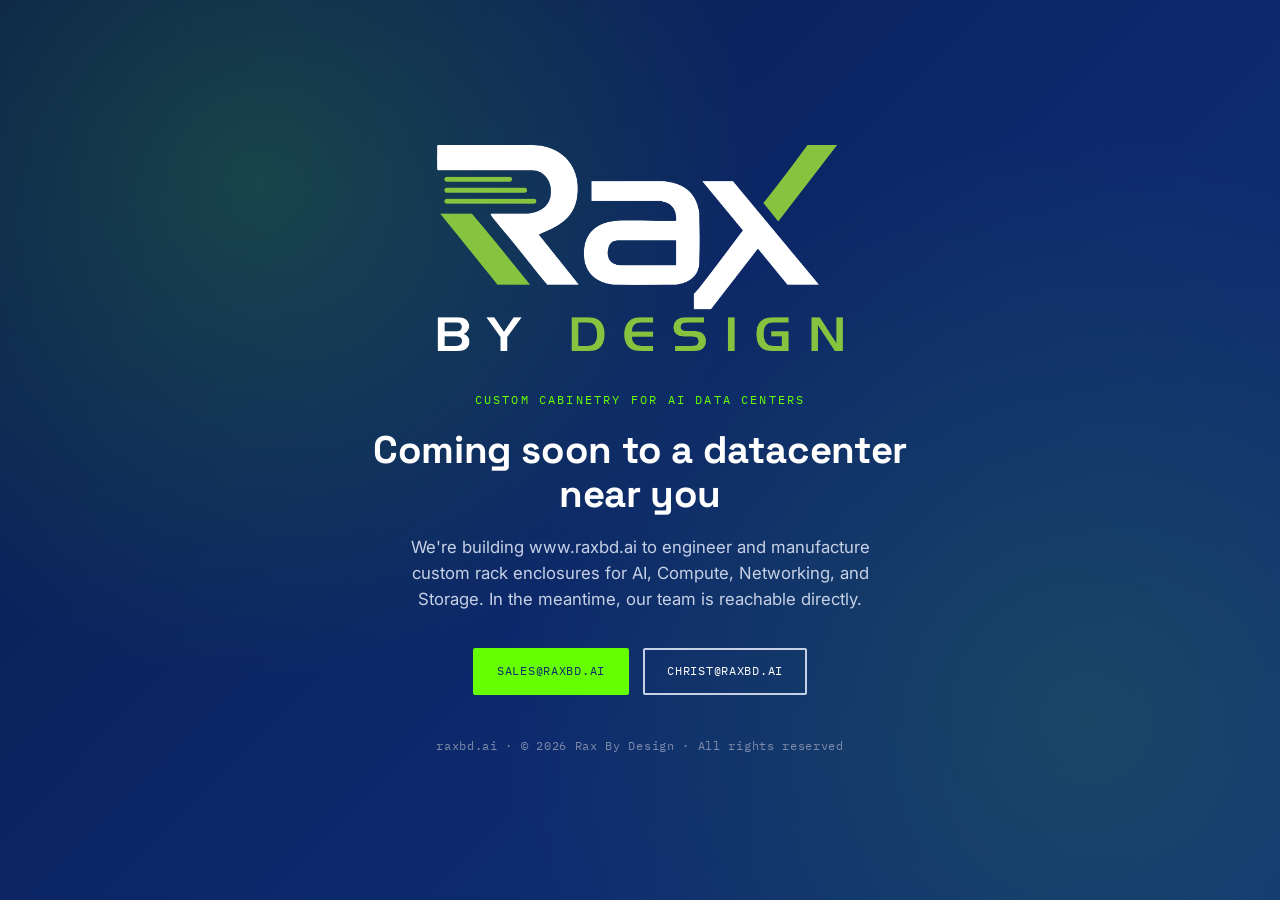
<file: index.html>
<!doctype html>
<html lang="en">
<head>
<meta charset="utf-8">
<meta name="viewport" content="width=device-width, initial-scale=1">
<title>Rax By Design &mdash; Site Under Construction</title>
<meta name="description" content="Rax By Design's website is currently under construction. For inquiries about custom cabinetry for AI and high-density data centers, contact sales@raxbd.ai or christ@raxbd.ai.">
<link rel="icon" href="data:,">
<link rel="stylesheet" href="styles.css">
</head>
<body class="coming-soon-page">
<div class="coming-soon-wrap">
  <div class="coming-soon-bg"></div>
  <div class="coming-soon-card">
    <img class="logo-mark" src="assets/logo-full-on-dark.png" width="406" height="206" alt="Rax By Design logo">
    <div class="coming-soon-eyebrow">Custom Cabinetry for AI Data Centers</div>
    <h1>Coming soon to a datacenter near you</h1>
    <p class="lede2">We're building www.raxbd.ai to engineer and
    manufacture custom rack enclosures for AI, Compute, Networking, and Storage.
    In the meantime, our team is reachable directly.</p>
    <div class="coming-soon-contact">
      <a href="mailto:sales@raxbd.ai" class="btn btn-accent">sales@raxbd.ai</a>
      <a href="mailto:christ@raxbd.ai" class="btn btn-on-dark">christ@raxbd.ai</a>
    </div>
    <div class="coming-soon-foot">
      raxbd.ai &middot; &copy; 2026 Rax By Design &middot; All rights reserved
    </div>
  </div>
</div>
</body>
</html>
</file>
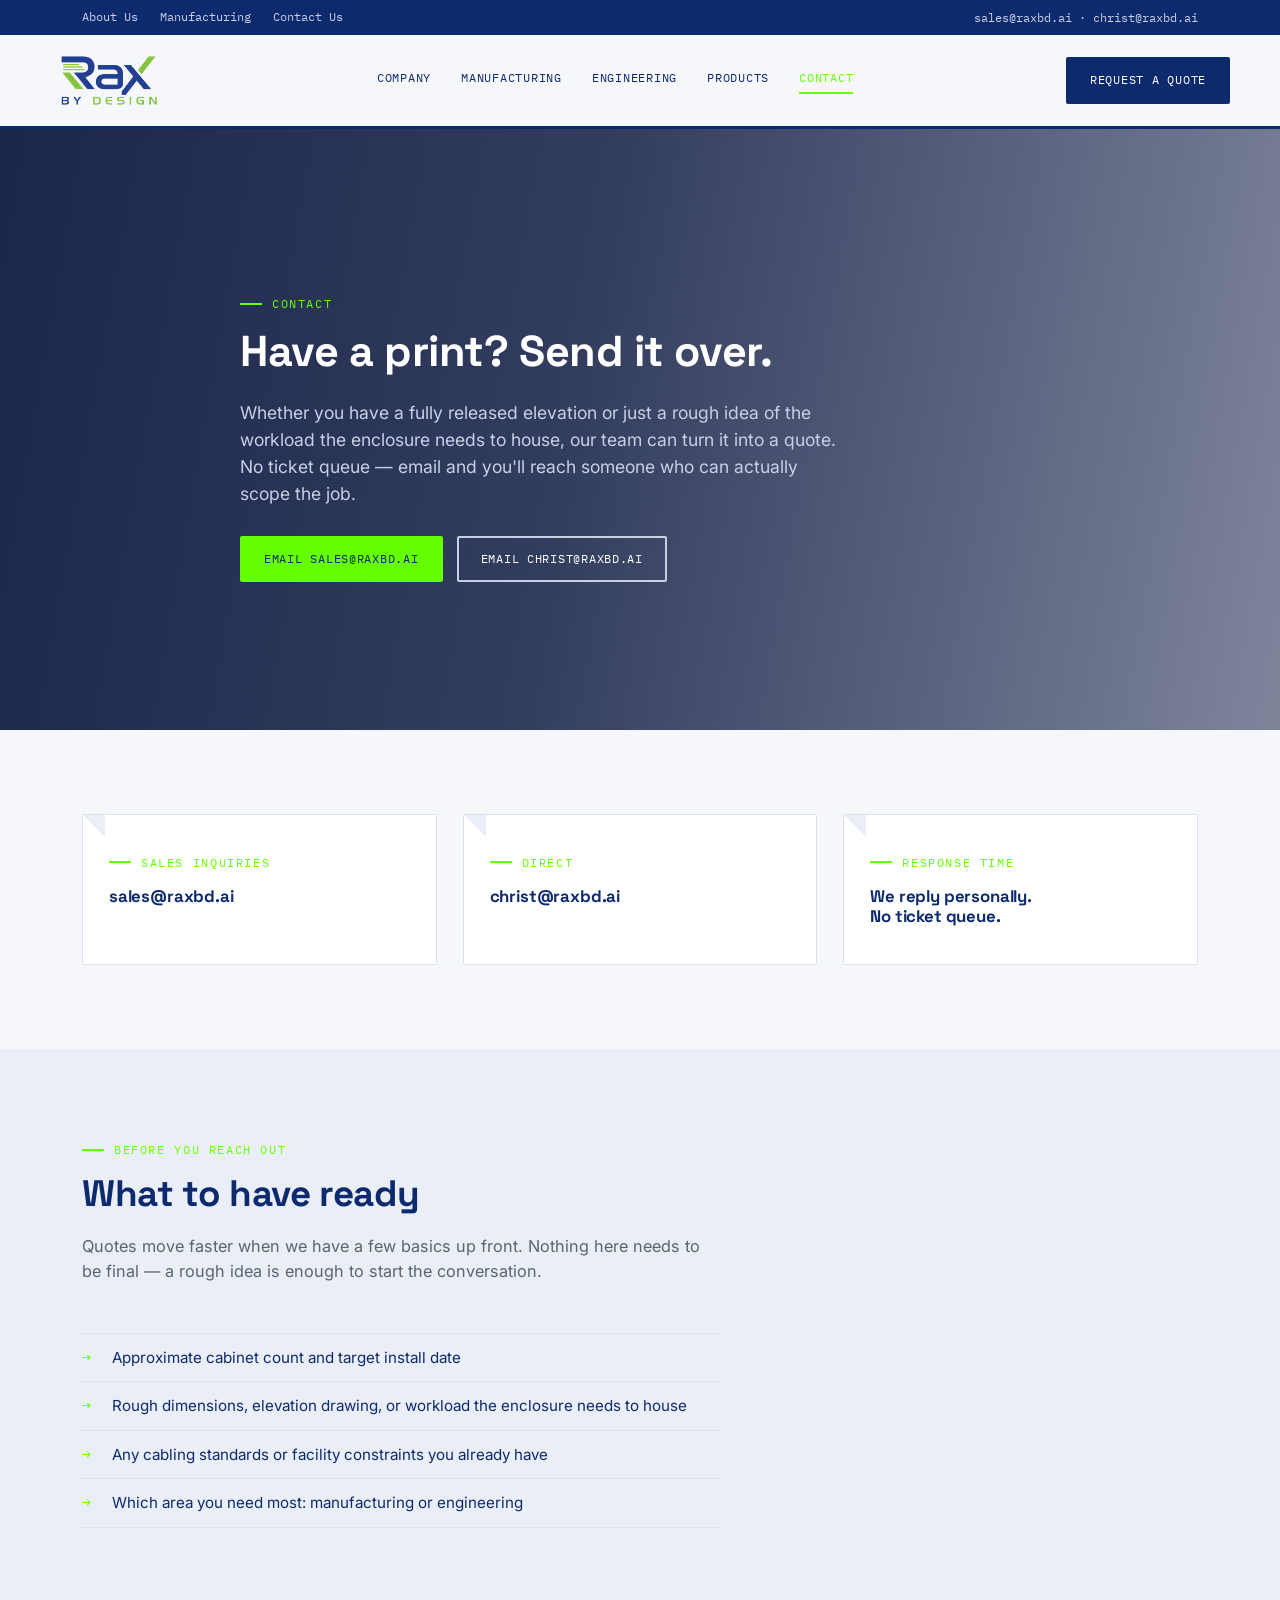
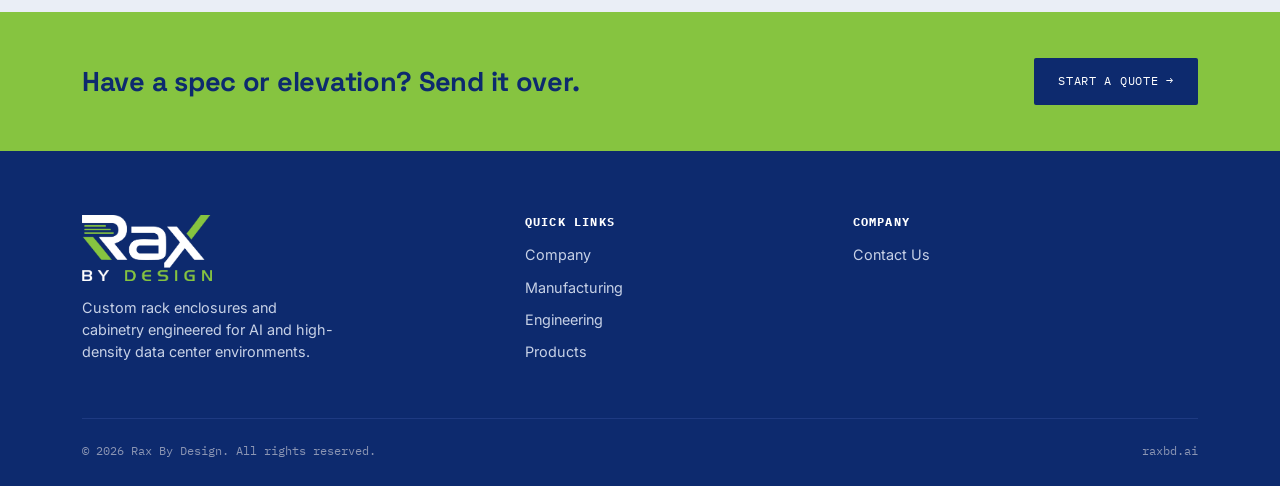
<file: contact.html>
<!doctype html>
<html lang="en">
<head>
<meta charset="utf-8">
<meta name="viewport" content="width=device-width, initial-scale=1">
<title>Contact Us | Rax By Design</title>
<meta name="description" content="Contact Rax By Design by email to request a quote for custom rack enclosures or engineering services.">
<link rel="icon" href="data:,">
<link rel="stylesheet" href="styles.css">
</head>
<body>
<div class="utility-bar">
  <div class="container">
    <div class="utility-links">
      <a href="about.html">About Us</a>
<a href="integration.html">Manufacturing</a>
<a href="contact.html">Contact Us</a>
    </div>
    <div class="utility-contact"><a href="mailto:sales@raxbd.ai">sales@raxbd.ai</a>&nbsp;&middot;&nbsp;<a href="mailto:christ@raxbd.ai">christ@raxbd.ai</a></div>
  </div>
</div>
<header class="site-header">
  <div class="container nav-row">
    <a href="index.html" class="logo-block"><img class="logo-mark" src="assets/logo-full.png" width="114" height="63" alt="Rax By Design logo"></a>
    <nav class="main-nav">
      <ul>
        <a href="about.html">Company</a>
<a href="integration.html">Manufacturing</a>
<a href="engineering.html">Engineering</a>
<a href="products.html">Products</a>
<a href="contact.html" class="active">Contact</a>
      </ul>
    </nav>
    <a href="contact.html" class="btn btn-primary">Request a Quote</a>
  </div>
</header>

<section class="hero page-hero">
  <div class="hero-bg" style="background-image:url('https://images.unsplash.com/photo-1744868562210-fffb7fa882d9?w=1600&q=80&auto=format&fit=crop');"></div>
  <div class="container hero-inner">
    <div class="eyebrow">Contact</div>
    <h1>Have a print? Send it over.</h1>
    <p class="lede">Whether you have a fully released elevation or just a rough idea of the workload the enclosure needs to house, our team can turn it into a quote. No ticket queue &mdash; email and you'll reach someone who can actually scope the job.</p>
    <div class="hero-ctas">
      <a href="mailto:sales@raxbd.ai" class="btn btn-primary btn-accent">Email sales@raxbd.ai</a>
      <a href="mailto:christ@raxbd.ai" class="btn btn-on-dark">Email christ@raxbd.ai</a>
    </div>
  </div>
</section>

<section>
  <div class="container">
    <div class="grid grid-3">
      <div class="card">
        <div class="eyebrow" style="margin-bottom:6px;">Sales Inquiries</div>
        <h3 style="font-size:1.05rem;"><a href="mailto:sales@raxbd.ai">sales@raxbd.ai</a></h3>
      </div>
      <div class="card">
        <div class="eyebrow" style="margin-bottom:6px;">Direct</div>
        <h3 style="font-size:1.05rem;"><a href="mailto:christ@raxbd.ai">christ@raxbd.ai</a></h3>
      </div>
      <div class="card">
        <div class="eyebrow" style="margin-bottom:6px;">Response Time</div>
        <h3 style="font-size:1.05rem;">We reply personally.<br>No ticket queue.</h3>
      </div>
    </div>
  </div>
</section>

<section class="on-dim">
  <div class="container">
    <div class="section-head">
      <div class="eyebrow">Before You Reach Out</div>
      <h2>What to have ready</h2>
      <p>Quotes move faster when we have a few basics up front. Nothing here needs
      to be final &mdash; a rough idea is enough to start the conversation.</p>
    </div>
    <ul class="mini-list" style="max-width:640px;">
      <li>Approximate cabinet count and target install date</li>
      <li>Rough dimensions, elevation drawing, or workload the enclosure needs to house</li>
      <li>Any cabling standards or facility constraints you already have</li>
      <li>Which area you need most: manufacturing or engineering</li>
    </ul>
  </div>
</section>


<div class="cta-band">
  <div class="container">
    <h2>Have a spec or elevation? Send it over.</h2>
    <a href="contact.html" class="btn btn-primary">Start a Quote &rarr;</a>
  </div>
</div>

<footer class="site-footer">
  <div class="container">
    <div class="footer-grid">
      <div>
        <a href="index.html" class="logo-block"><img class="logo-mark" src="assets/logo-full-on-dark.png" width="130" height="66" alt="Rax By Design logo"></a>
        <p style="margin-top:16px; max-width:260px; color:var(--text-on-dark); font-size:0.9rem;">
          Custom rack enclosures and cabinetry engineered for AI and high-density
          data center environments.
        </p>
      </div>
      <div>
        <h4>Quick Links</h4>
        <ul>
          <li><a href="about.html">Company</a></li>
          <li><a href="integration.html">Manufacturing</a></li>
          <li><a href="engineering.html">Engineering</a></li>
          <li><a href="products.html">Products</a></li>
        </ul>
      </div>
      <div>
        <h4>Company</h4>
        <ul>
          <li><a href="contact.html">Contact Us</a></li>
        </ul>
      </div>
    </div>
    <div class="footer-bottom">
      <span>&copy; 2026 Rax By Design. All rights reserved.</span>
      <span>raxbd.ai</span>
    </div>
  </div>
</footer>
</body>
</html>
</file>
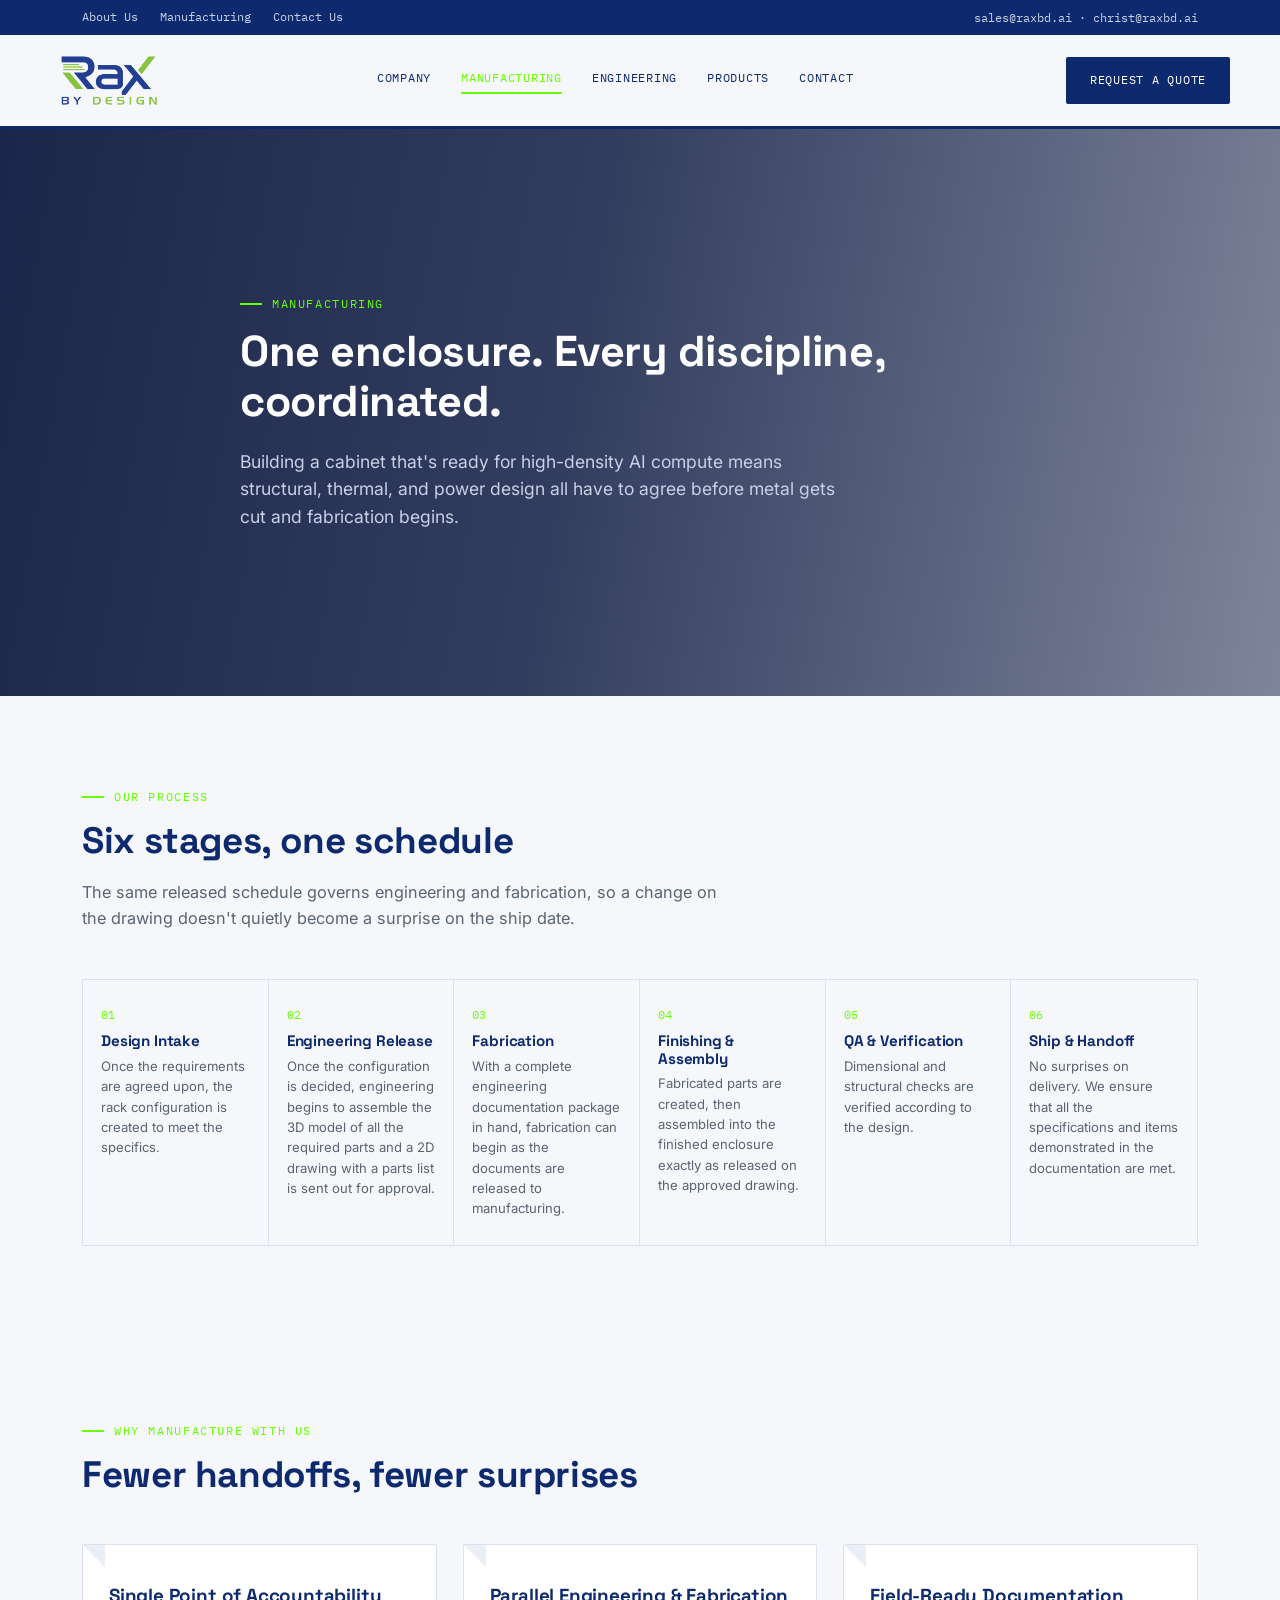
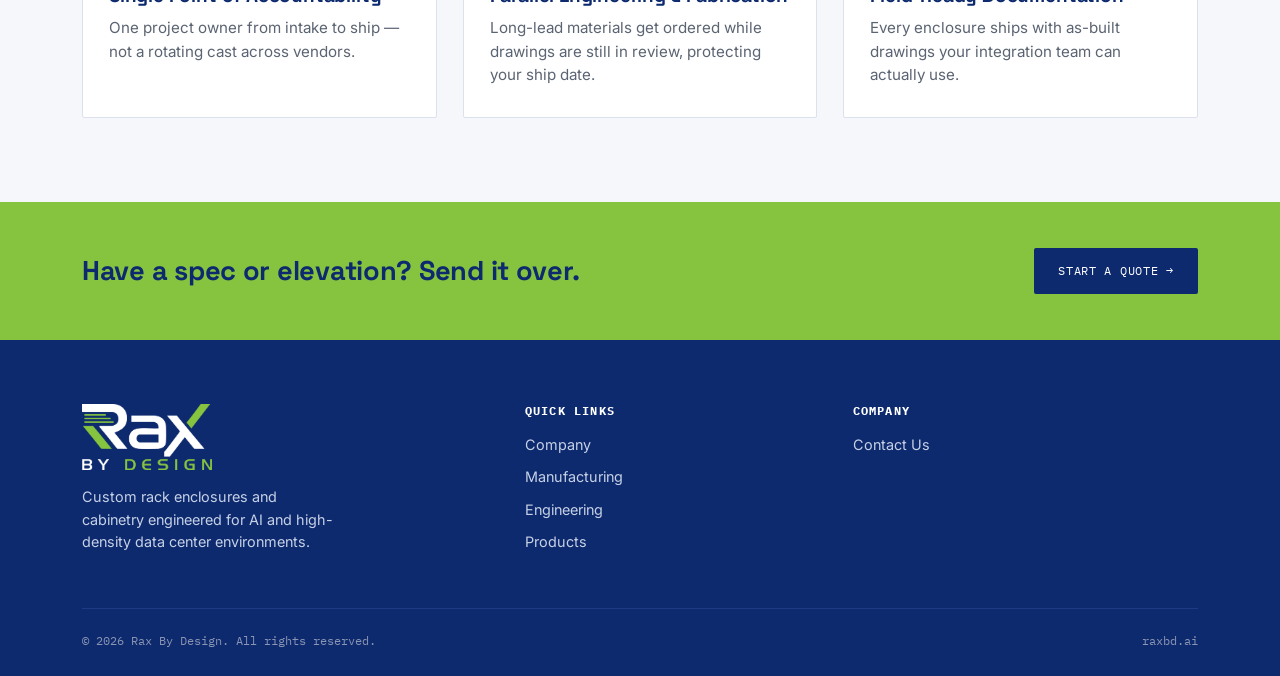
<file: integration.html>
<!doctype html>
<html lang="en">
<head>
<meta charset="utf-8">
<meta name="viewport" content="width=device-width, initial-scale=1">
<title>Manufacturing | Rax By Design</title>
<meta name="description" content="Rax By Design's cabinet fabrication process, from design intake to a finished enclosure ready for integration.">
<link rel="icon" href="data:,">
<link rel="stylesheet" href="styles.css">
</head>
<body>
<div class="utility-bar">
  <div class="container">
    <div class="utility-links">
      <a href="about.html">About Us</a>
<a href="integration.html">Manufacturing</a>
<a href="contact.html">Contact Us</a>
    </div>
    <div class="utility-contact"><a href="mailto:sales@raxbd.ai">sales@raxbd.ai</a>&nbsp;&middot;&nbsp;<a href="mailto:christ@raxbd.ai">christ@raxbd.ai</a></div>
  </div>
</div>
<header class="site-header">
  <div class="container nav-row">
    <a href="index.html" class="logo-block"><img class="logo-mark" src="assets/logo-full.png" width="114" height="63" alt="Rax By Design logo"></a>
    <nav class="main-nav">
      <ul>
        <a href="about.html">Company</a>
<a href="integration.html" class="active">Manufacturing</a>
<a href="engineering.html">Engineering</a>
<a href="products.html">Products</a>
<a href="contact.html">Contact</a>
      </ul>
    </nav>
    <a href="contact.html" class="btn btn-primary">Request a Quote</a>
  </div>
</header>

<section class="hero page-hero">
  <div class="hero-bg" style="background-image:url('https://images.unsplash.com/photo-1785682231847-93265d8e633d?w=1600&q=80&auto=format&fit=crop');"></div>
  <div class="container hero-inner">
    <div class="eyebrow">Manufacturing</div>
    <h1>One enclosure. Every discipline, coordinated.</h1>
    <p class="lede">Building a cabinet that's ready for high-density AI compute means structural, thermal, and power design all have to agree before metal gets cut and fabrication begins.</p>
    
  </div>
</section>

<section id="process">
  <div class="container">
    <div class="section-head">
      <div class="eyebrow">Our Process</div>
      <h2>Six stages, one schedule</h2>
      <p>The same released schedule governs engineering and fabrication, so a change on
      the drawing doesn't quietly become a surprise on the ship date.</p>
    </div>
    <div class="process">
      <div class="step">
        <div class="step-no">01</div>
        <h4>Design Intake</h4>
        <p>Once the requirements are agreed upon, the rack configuration is created to meet the specifics.</p>
      </div>
      <div class="step">
        <div class="step-no">02</div>
        <h4>Engineering Release</h4>
        <p>Once the configuration is decided, engineering begins to assemble the 3D model of all the required parts and a 2D drawing with a parts list is sent out for approval.</p>
      </div>
      <div class="step">
        <div class="step-no">03</div>
        <h4>Fabrication</h4>
        <p>With a complete engineering documentation package in hand, fabrication can begin as the documents are released to manufacturing.</p>
      </div>
      <div class="step">
        <div class="step-no">04</div>
        <h4>Finishing &amp; Assembly</h4>
        <p>Fabricated parts are created, then assembled into the finished enclosure exactly as released on the approved drawing.</p>
      </div>
      <div class="step">
        <div class="step-no">05</div>
        <h4>QA &amp; Verification</h4>
        <p>Dimensional and structural checks are verified according to the design.</p>
      </div>
      <div class="step">
        <div class="step-no">06</div>
        <h4>Ship &amp; Handoff</h4>
        <p>No surprises on delivery. We ensure that all the specifications and items demonstrated in the documentation are met.</p>
      </div>
    </div>
  </div>
</section>

<section>
  <div class="container">
    <div class="section-head">
      <div class="eyebrow">Why Manufacture With Us</div>
      <h2>Fewer handoffs, fewer surprises</h2>
    </div>
    <div class="grid grid-3">
      <div class="card">
        <h3>Single Point of Accountability</h3>
        <p>One project owner from intake to ship &mdash; not a rotating cast across
        vendors.</p>
      </div>
      <div class="card">
        <h3>Parallel Engineering &amp; Fabrication</h3>
        <p>Long-lead materials get ordered while drawings are still in review,
        protecting your ship date.</p>
      </div>
      <div class="card">
        <h3>Field-Ready Documentation</h3>
        <p>Every enclosure ships with as-built drawings your integration team can
        actually use.</p>
      </div>
    </div>
  </div>
</section>


<div class="cta-band">
  <div class="container">
    <h2>Have a spec or elevation? Send it over.</h2>
    <a href="contact.html" class="btn btn-primary">Start a Quote &rarr;</a>
  </div>
</div>

<footer class="site-footer">
  <div class="container">
    <div class="footer-grid">
      <div>
        <a href="index.html" class="logo-block"><img class="logo-mark" src="assets/logo-full-on-dark.png" width="130" height="66" alt="Rax By Design logo"></a>
        <p style="margin-top:16px; max-width:260px; color:var(--text-on-dark); font-size:0.9rem;">
          Custom rack enclosures and cabinetry engineered for AI and high-density
          data center environments.
        </p>
      </div>
      <div>
        <h4>Quick Links</h4>
        <ul>
          <li><a href="about.html">Company</a></li>
          <li><a href="integration.html">Manufacturing</a></li>
          <li><a href="engineering.html">Engineering</a></li>
          <li><a href="products.html">Products</a></li>
        </ul>
      </div>
      <div>
        <h4>Company</h4>
        <ul>
          <li><a href="contact.html">Contact Us</a></li>
        </ul>
      </div>
    </div>
    <div class="footer-bottom">
      <span>&copy; 2026 Rax By Design. All rights reserved.</span>
      <span>raxbd.ai</span>
    </div>
  </div>
</footer>
</body>
</html>
</file>
<file: styles.css>
/* Rax By Design — shared stylesheet */

@import url('https://fonts.googleapis.com/css2?family=Space+Grotesk:wght@500;600;700&family=IBM+Plex+Mono:wght@400;500;600&family=Inter:wght@400;500;600;700&display=swap');

:root {
  --ink: #0d2a6e;
  --ink-soft: #14337a;
  --paper: #f5f7fb;
  --paper-dim: #eaeef6;
  --amber: #66ff00;
  --amber-bright: #66ff00;
  --line: #dbe1ee;
  --line-dark: #1e3a82;
  --text-muted: #5b6472;
  --text-on-dark: #c7d1e6;
  --radius: 2px;
  --serif-head: 'Space Grotesk', 'Arial Narrow', sans-serif;
  --mono: 'IBM Plex Mono', 'Courier New', monospace;
  --body: 'Inter', -apple-system, BlinkMacSystemFont, sans-serif;
}

* { box-sizing: border-box; }
html { scroll-behavior: smooth; }
body {
  margin: 0;
  font-family: var(--body);
  background: var(--paper);
  color: var(--ink);
  line-height: 1.55;
  -webkit-font-smoothing: antialiased;
}
img { max-width: 100%; display: block; }
svg { display: block; }
a { color: inherit; text-decoration: none; }
h1, h2, h3, h4 {
  font-family: var(--serif-head);
  line-height: 1.15;
  margin: 0 0 0.5em;
  letter-spacing: -0.01em;
}
p { margin: 0 0 1em; }
.container {
  max-width: 1180px;
  margin: 0 auto;
  padding: 0 32px;
}
.eyebrow {
  font-family: var(--mono);
  text-transform: uppercase;
  letter-spacing: 0.14em;
  font-size: 0.72rem;
  color: var(--amber);
  display: inline-flex;
  align-items: center;
  gap: 10px;
  margin-bottom: 14px;
}
.eyebrow::before {
  content: '';
  width: 22px;
  height: 2px;
  background: var(--amber);
  display: inline-block;
}

/* ---------- Utility bar ---------- */
.utility-bar {
  background: var(--ink);
  color: var(--text-on-dark);
  font-family: var(--mono);
  font-size: 0.74rem;
}
.utility-bar .container {
  display: flex;
  justify-content: space-between;
  align-items: center;
  padding-top: 8px;
  padding-bottom: 8px;
  flex-wrap: wrap;
  gap: 8px;
}
.utility-bar a { border-bottom: 1px solid transparent; }
.utility-bar a:hover { border-color: var(--amber); color: #fff; }
.utility-links { display: flex; gap: 22px; flex-wrap: wrap; }
.utility-contact a { color: var(--text-on-dark); }
.utility-contact a:hover { color: var(--amber-bright); }

/* ---------- Header / nav ---------- */
header.site-header {
  background: var(--paper);
  border-bottom: 3px solid var(--ink);
  position: sticky;
  top: 0;
  z-index: 50;
}
.nav-row {
  display: flex;
  align-items: center;
  justify-content: space-between;
  padding: 14px 0;
  gap: 24px;
}
.logo-block { display: flex; align-items: center; }
nav.main-nav ul {
  list-style: none;
  display: flex;
  gap: 30px;
  margin: 0;
  padding: 0;
}
nav.main-nav a {
  font-family: var(--mono);
  font-size: 0.78rem;
  text-transform: uppercase;
  letter-spacing: 0.06em;
  padding-bottom: 4px;
  border-bottom: 2px solid transparent;
}
nav.main-nav a:hover, nav.main-nav a.active {
  border-color: var(--amber);
  color: var(--amber);
}
.btn {
  font-family: var(--mono);
  font-size: 0.76rem;
  text-transform: uppercase;
  letter-spacing: 0.06em;
  padding: 12px 22px;
  border: 2px solid var(--ink);
  border-radius: var(--radius);
  display: inline-block;
  white-space: nowrap;
  transition: all 0.15s ease;
}
.btn-primary { background: var(--ink); color: #fff; }
.btn-primary:hover { background: var(--amber); border-color: var(--amber); color: var(--ink); }
.btn-accent { background: var(--amber); border-color: var(--amber); color: var(--ink); }
.btn-accent:hover { background: var(--amber-bright); border-color: var(--amber-bright); }
.btn-ghost { background: transparent; color: var(--ink); }
.btn-ghost:hover { background: var(--ink); color: #fff; }
.btn-on-dark { border-color: var(--text-on-dark); color: #fff; }
.btn-on-dark:hover { background: var(--amber); border-color: var(--amber); color: var(--ink); }

/* ---------- Hero ---------- */
.hero {
  position: relative;
  color: #f5f7fb;
  overflow: hidden;
}
.hero-bg {
  position: absolute; inset: 0;
  background:
    radial-gradient(circle at 82% 18%, rgba(102,255,0,0.24) 0%, transparent 45%),
    linear-gradient(120deg, #081c4d 0%, #0d2a6e 55%, #123a91 100%);
  background-size: cover;
  background-position: center;
}
.hero-bg::after {
  content: '';
  position: absolute; inset: 0;
  background: linear-gradient(100deg, rgba(8,20,60,0.92) 0%, rgba(8,20,60,0.82) 45%, rgba(8,20,60,0.5) 100%);
}
.hero-inner {
  position: relative;
  padding: 110px 0 90px;
  max-width: 740px;
}
.hero h1 {
  font-size: clamp(2.1rem, 4.2vw, 3.4rem);
  color: #fff;
}
.hero .lede {
  font-size: 1.1rem;
  color: var(--text-on-dark);
  max-width: 600px;
}
.hero-ctas { display: flex; gap: 14px; margin-top: 28px; flex-wrap: wrap; }
.page-hero .hero-inner { padding: 74px 0 64px; max-width: 800px; }
.page-hero h1 { font-size: clamp(1.9rem, 3.6vw, 2.7rem); }

/* ---------- Stat / capability strip ---------- */
.stat-strip {
  background: var(--ink);
  color: var(--paper);
  border-top: 1px solid var(--line-dark);
}
.stat-grid {
  display: grid;
  grid-template-columns: repeat(4, 1fr);
  padding: 34px 0;
}
.stat-grid div { padding: 0 24px; border-left: 1px solid var(--line-dark); }
.stat-grid div:first-child { border-left: none; }
.stat-num {
  font-family: var(--serif-head);
  font-weight: 700;
  font-size: 1.4rem;
  color: var(--amber-bright);
}
.stat-label {
  font-family: var(--mono);
  font-size: 0.7rem;
  text-transform: uppercase;
  letter-spacing: 0.08em;
  color: var(--text-on-dark);
  margin-top: 4px;
}

/* ---------- Sections ---------- */
section { padding: 84px 0; }
section.tight { padding: 56px 0; }
.section-head { max-width: 640px; margin-bottom: 48px; }
.section-head h2 { font-size: clamp(1.6rem, 3vw, 2.3rem); }
.section-head p { color: var(--text-muted); font-size: 1.02rem; }
.on-dark { background: var(--ink); color: var(--paper); }
.on-dark h2, .on-dark h3, .on-dark h4 { color: #fff; }
.on-dark .section-head p { color: var(--text-on-dark); }
.on-dim { background: var(--paper-dim); }

/* ---------- Card grids ---------- */
.grid { display: grid; gap: 26px; }
.grid-3 { grid-template-columns: repeat(3, 1fr); }
.grid-4 { grid-template-columns: repeat(4, 1fr); }
.grid-2 { grid-template-columns: repeat(2, 1fr); }

.card {
  background: #fff;
  border: 1px solid var(--line);
  border-radius: var(--radius);
  padding: 30px 26px;
  position: relative;
}
.on-dark .card, .on-dim .card.dark-card {
  background: var(--ink-soft);
  border-color: var(--line-dark);
}
.card::before {
  content: '';
  position: absolute; top: 0; left: 0;
  width: 0; height: 0;
  border-style: solid;
  border-width: 0 22px 22px 0;
  border-color: transparent var(--paper-dim) transparent transparent;
}
.on-dark .card::before { border-color: transparent var(--ink) transparent transparent; }
.card .num {
  font-family: var(--mono);
  color: var(--amber);
  font-size: 0.78rem;
  letter-spacing: 0.08em;
}
.card h3 { font-size: 1.18rem; margin-top: 10px; }
.card p { color: var(--text-muted); font-size: 0.95rem; margin-bottom: 0; }
.on-dark .card p { color: var(--text-on-dark); }
.card a.card-link {
  font-family: var(--mono);
  font-size: 0.72rem;
  text-transform: uppercase;
  letter-spacing: 0.06em;
  color: var(--amber);
  display: inline-block;
  margin-top: 16px;
  border-bottom: 1px solid var(--amber);
}
.partner-card { max-width: 760px; }
.partner-card a { color: var(--ink); font-weight: 600; border-bottom: 1px solid var(--amber); }
.partner-card a:hover { color: var(--amber); }

/* ---------- Image + text split ---------- */
.split {
  display: grid;
  grid-template-columns: 1fr 1fr;
  gap: 56px;
  align-items: center;
}
.split img { border: 1px solid var(--line); }
.split.reverse .img-col { order: 2; }
.compare { display: grid; grid-template-columns: 1fr 1fr; gap: 16px; }
.compare figure { margin: 0; }
.compare img { width: 100%; height: 360px; object-fit: cover; display: block; }
.compare figcaption { font-size: 0.85rem; color: var(--text-muted); padding-top: 10px; line-height: 1.4; }
.compare figcaption span {
  display: block; font-family: var(--mono); font-size: 0.72rem; letter-spacing: 0.12em;
  text-transform: uppercase; color: var(--ink); margin-bottom: 2px;
}
.compare figure:last-child figcaption span { color: var(--amber); }
.split .eyebrow { margin-bottom: 14px; }
.mini-list { list-style: none; margin: 22px 0 0; padding: 0; }
.mini-list li {
  padding: 12px 0 12px 30px;
  border-top: 1px solid var(--line);
  position: relative;
  font-size: 0.95rem;
}
.on-dark .mini-list li { border-color: var(--line-dark); }
.mini-list li:last-child { border-bottom: 1px solid var(--line); }
.on-dark .mini-list li:last-child { border-color: var(--line-dark); }
.mini-list li::before {
  content: '→';
  position: absolute; left: 0; top: 12px;
  color: var(--amber);
  font-family: var(--mono);
}

/* ---------- Process steps ---------- */
.process {
  display: grid;
  grid-template-columns: repeat(6, 1fr);
  gap: 0;
  border: 1px solid var(--line);
}
.process .step {
  padding: 26px 18px;
  border-right: 1px solid var(--line);
  position: relative;
}
.process .step:last-child { border-right: none; }
.process .step .step-no {
  font-family: var(--mono);
  color: var(--amber);
  font-size: 0.75rem;
}
.process .step h4 { font-size: 0.95rem; margin: 8px 0 6px; }
.process .step p { font-size: 0.82rem; color: var(--text-muted); margin: 0; }

/* ---------- Table ---------- */
table.spec-table { width: 100%; border-collapse: collapse; font-size: 0.92rem; }
table.spec-table th, table.spec-table td {
  text-align: left;
  padding: 14px 16px;
  border-bottom: 1px solid var(--line);
}
table.spec-table th {
  font-family: var(--mono);
  text-transform: uppercase;
  font-size: 0.7rem;
  letter-spacing: 0.08em;
  color: var(--text-muted);
  border-bottom: 2px solid var(--ink);
}

/* ---------- CTA band ---------- */
.cta-band {
  background: #86C440;
  color: var(--ink);
}
.cta-band .container {
  display: flex;
  justify-content: space-between;
  align-items: center;
  flex-wrap: wrap;
  gap: 20px;
  padding: 46px 32px;
}
.cta-band h2 { font-size: 1.7rem; margin: 0; color: var(--ink); }
.cta-band .btn { border-color: var(--ink); }
.cta-band .btn-primary { background: var(--ink); color: #fff; }
.cta-band .btn-primary:hover { background: #fff; color: var(--ink); }

/* ---------- Footer ---------- */
footer.site-footer {
  background: var(--ink);
  color: var(--text-on-dark);
  padding: 64px 0 26px;
}
.footer-grid {
  display: grid;
  grid-template-columns: 1.4fr 1fr 1.2fr;
  gap: 40px;
  padding-bottom: 40px;
  border-bottom: 1px solid var(--line-dark);
}
.footer-grid h4 {
  font-family: var(--mono);
  text-transform: uppercase;
  font-size: 0.74rem;
  letter-spacing: 0.1em;
  color: #fff;
  margin-bottom: 16px;
}
.footer-grid ul { list-style: none; margin: 0; padding: 0; }
.footer-grid li { margin-bottom: 10px; font-size: 0.9rem; }
.footer-grid a:hover { color: var(--amber-bright); }
.footer-bottom {
  display: flex;
  justify-content: space-between;
  padding-top: 22px;
  font-size: 0.78rem;
  font-family: var(--mono);
  flex-wrap: wrap;
  gap: 10px;
  color: #8b95b3;
}

/* ---------- Contact info blocks ---------- */
.info-block { padding: 22px 0; border-top: 1px solid var(--line); }
.info-block:first-child { border-top: none; }
.info-block .label { font-family: var(--mono); font-size: 0.7rem; text-transform: uppercase; letter-spacing: 0.08em; color: var(--amber); margin-bottom: 6px; }

/* ---------- Coming soon page ---------- */
.coming-soon-page { background: var(--ink); }
.coming-soon-wrap {
  min-height: 100vh;
  display: flex;
  align-items: center;
  justify-content: center;
  padding: 60px 24px;
  position: relative;
  overflow: hidden;
}
.coming-soon-bg {
  position: absolute; inset: 0;
  background:
    radial-gradient(circle at 20% 20%, rgba(102,255,0,0.16) 0%, transparent 40%),
    radial-gradient(circle at 85% 80%, rgba(102,255,0,0.12) 0%, transparent 45%),
    linear-gradient(135deg, #081c4d 0%, #0d2a6e 60%, #102f78 100%);
}
.coming-soon-card {
  position: relative;
  max-width: 620px;
  width: 100%;
  text-align: center;
  color: #fff;
}
.coming-soon-card .logo-mark { margin: 0 auto 40px; }
.coming-soon-eyebrow {
  font-family: var(--mono);
  text-transform: uppercase;
  letter-spacing: 0.18em;
  font-size: 0.76rem;
  color: var(--amber-bright);
  margin-bottom: 18px;
}
.coming-soon-card h1 {
  color: #fff;
  font-size: clamp(1.7rem, 4vw, 2.4rem);
  margin-bottom: 18px;
}
.coming-soon-card p.lede2 {
  color: var(--text-on-dark);
  font-size: 1.05rem;
  max-width: 480px;
  margin: 0 auto 36px;
}
.coming-soon-contact {
  display: flex;
  justify-content: center;
  gap: 14px;
  flex-wrap: wrap;
  margin-bottom: 42px;
}
.coming-soon-foot {
  font-family: var(--mono);
  font-size: 0.72rem;
  letter-spacing: 0.06em;
  color: #7f8bab;
}
.coming-soon-foot a { color: var(--text-on-dark); border-bottom: 1px solid transparent; }
.coming-soon-foot a:hover { color: var(--amber-bright); border-color: var(--amber-bright); }

/* ---------- Responsive ---------- */
@media (max-width: 980px) {
  nav.main-nav { display: none; }
  .stat-grid { grid-template-columns: repeat(2, 1fr); }
  .stat-grid div:nth-child(3) { border-left: none; }
  .stat-grid div { margin-bottom: 20px; }
  .grid-3, .grid-4, .grid-2 { grid-template-columns: 1fr; }
  .split { grid-template-columns: 1fr; }
  .split.reverse .img-col { order: 0; }
  .process { grid-template-columns: repeat(2, 1fr); }
  .process .step { border-right: none; border-bottom: 1px solid var(--line); }
  .footer-grid { grid-template-columns: 1fr 1fr; }
  .cta-band .container { flex-direction: column; align-items: flex-start; }
}
</file>
